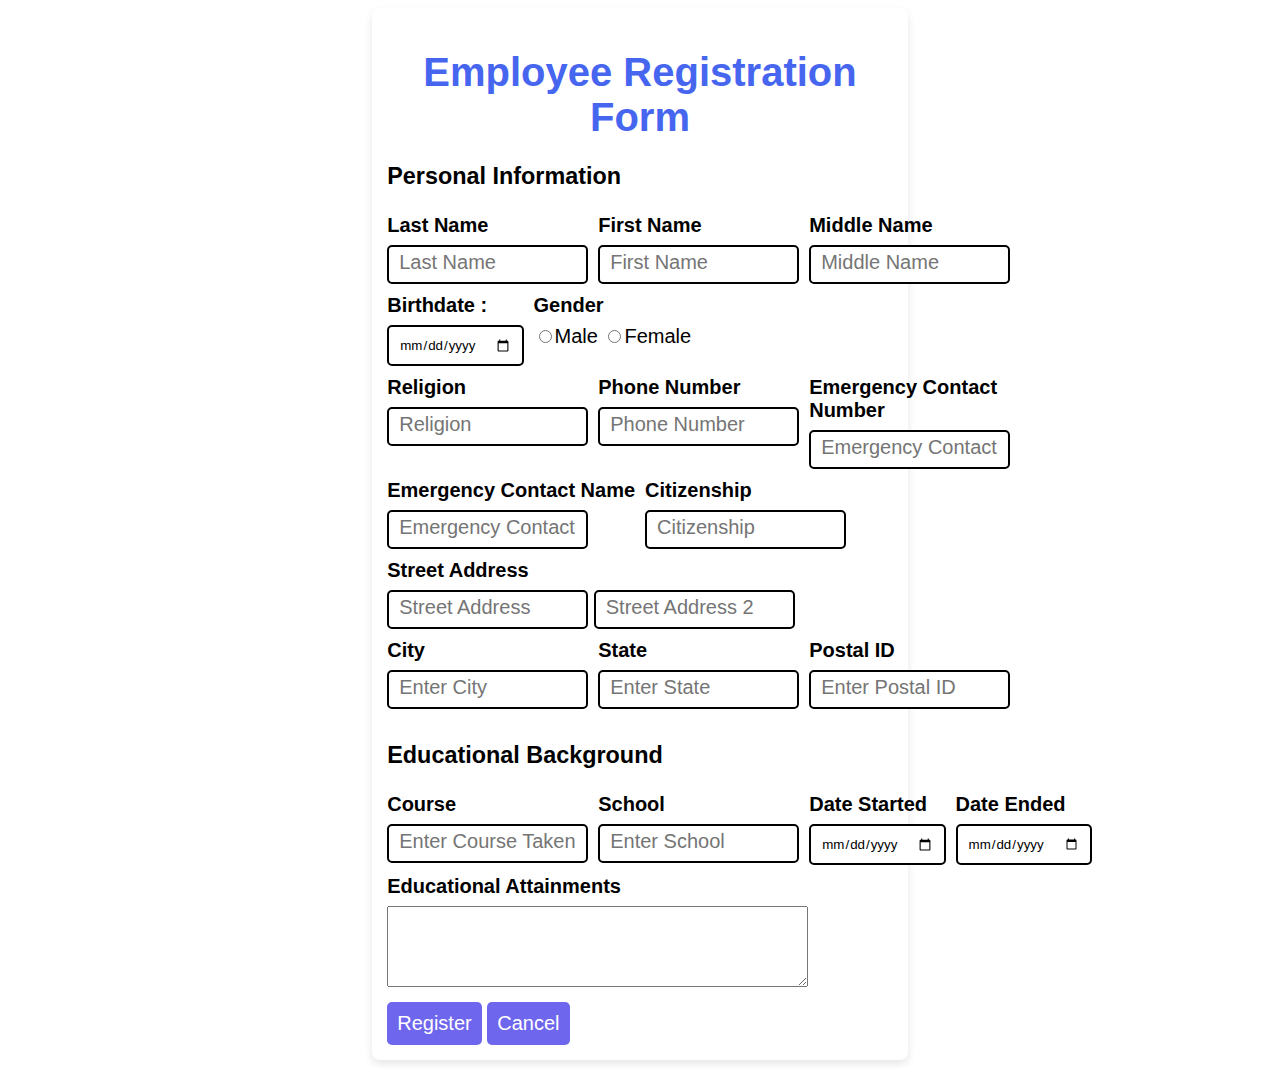
<file: F3/index.html>
<!DOCTYPE html>
<html lang="en">

<head>
    <meta charset="UTF-8">
    <meta name="viewport" content="width=device-width, initial-scale=1.0">
    <link rel="stylesheet" href="external_registration.css">
    <title>Employee Registration</title>
</head>

<body>
    <div class="form-container">
        <h1>Employee Registration Form</h1>
        <form action="">
            <h3>Personal Information</h3>
            <div class="flex-container">
                <div class="form-control">
                    <label for="lastname">Last Name</label>
                    <input type="text" id="lastname" name="lastname" placeholder="Last Name">
                </div>
                <div class="form-control">
                    <label for="firstname">First Name</label>
                    <input type="text" id="firstname" name="firstname" placeholder="First Name">
                </div>
                <div class="form-control">
                    <label for="middlename">Middle Name</label>
                    <input type="text" id="middlename" name="middlename" placeholder="Middle Name">
                </div>
            </div>
            <div class="flex-container">
            <div class="form-control">
                <label for="birthdate">Birthdate :</label>
                <input type="date" id="date">
            </div>
            <div class="form-control">
                <label for="gender">Gender</label>
                <input type="radio" name="gender" value="male">Male
                <input type="radio" name="gender" value="fmale">Female
            </div>
        </div>
        <div class="flex-container">
            <div class="form-control">
                <label for="religion">Religion</label>
                <input type="text" id="religion" name="religion" placeholder="Religion">
            </div>
            <div class="form-control">
                <label for="phone">Phone Number</label>
                <input type="tel" id="phone" name="phone" placeholder="Phone Number">
            </div>
            <div class="form-control">
                <label for="emergencynumber">Emergency Contact Number</label>
                <input type="tel" id="emergencynumber" name="emergencynumber" placeholder="Emergency Contact Number">
            </div>
        </div>
        <div class="flex-container">
            <div class="form-control">
                <label for="emergency">Emergency Contact Name</label>
                <input type="text" id="emergency" name="emergency" placeholder="Emergency Contact Name">
            </div>
            <div class="form-control">
                <label for="citizenship">Citizenship</label>
                <input type="text" id="citizenship" name="citizenship" placeholder="Citizenship">
            </div>
        </div>
            <div class="form-control">
                <label for="street">Street Address</label>
                <input type="text" id="street" name="street" placeholder="Street Address" required>
                <input type="text" id="address" name="address" placeholder="Street Address 2">
            </div>
            <div class="flex-container">
            <div class="form-control">
                <label for="city">City</label>
                <input type="text" id="city" name="city" placeholder="Enter City" required>
            </div>
            <div class="form-control">
                <label for="state">State</label>
                <input type="text" id="state" name="state" placeholder="Enter State" required>
            </div>
            <div class="form-control">
                <label for="post-code">Postal ID</label>
                <input type="number" id="post-code" name="post-code" placeholder="Enter Postal ID" required>
            </div>
            </div>
            <h3>Educational Background</h3>
            <div class="flex-container">
            <div class="form-control">
                <label for="course">Course</label>
                <input type="text" id="course" name="course" placeholder="Enter Course Taken" required>
            </div>
            <div class="form-control">
                <label for="school">School</label>
                <input type="text" id="school" name="school" placeholder="Enter School" required>
            </div>
            <div class="form-control">
                <label for="start-date">Date Started</label>
                <input type="date" id="start-date" name="start-date" placeholder="Enter Date Started" required>
            </div>
            <div class="form-control">
                <label for="end-date">Date Ended</label>
                <input type="date" id="end-date" name="end-date" placeholder="Enter Date Ended" required>
            </div>
            </div>
            <div class="form-control">
                <label for="attainments">Educational Attainments</label>
                <textarea name="attainments" id="attainments" cols="50" rows="5"></textarea>
            </div>

            
            <div class="buttons">
                <button type="submit">Register</button>
                <button type="button">Cancel</button>
            </div>
        </form>
    </div>

</body>

</html>
</file>
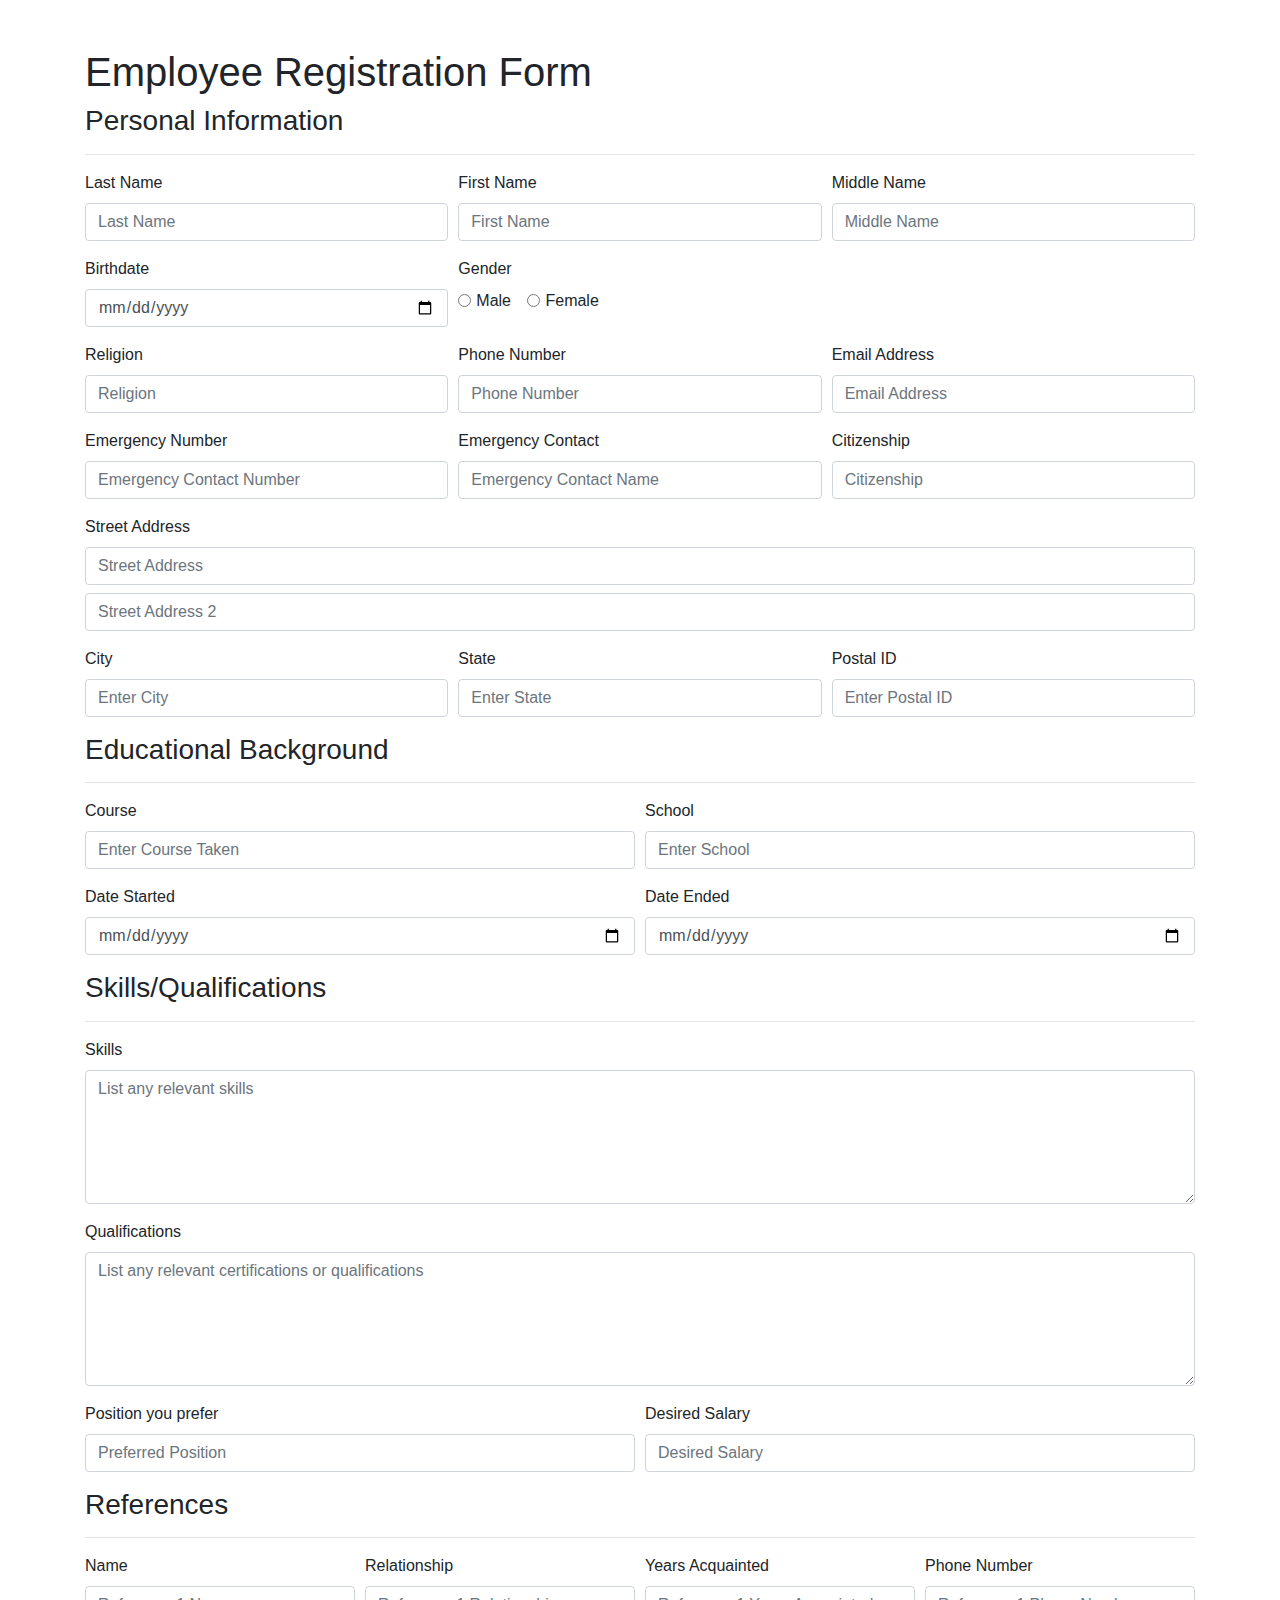
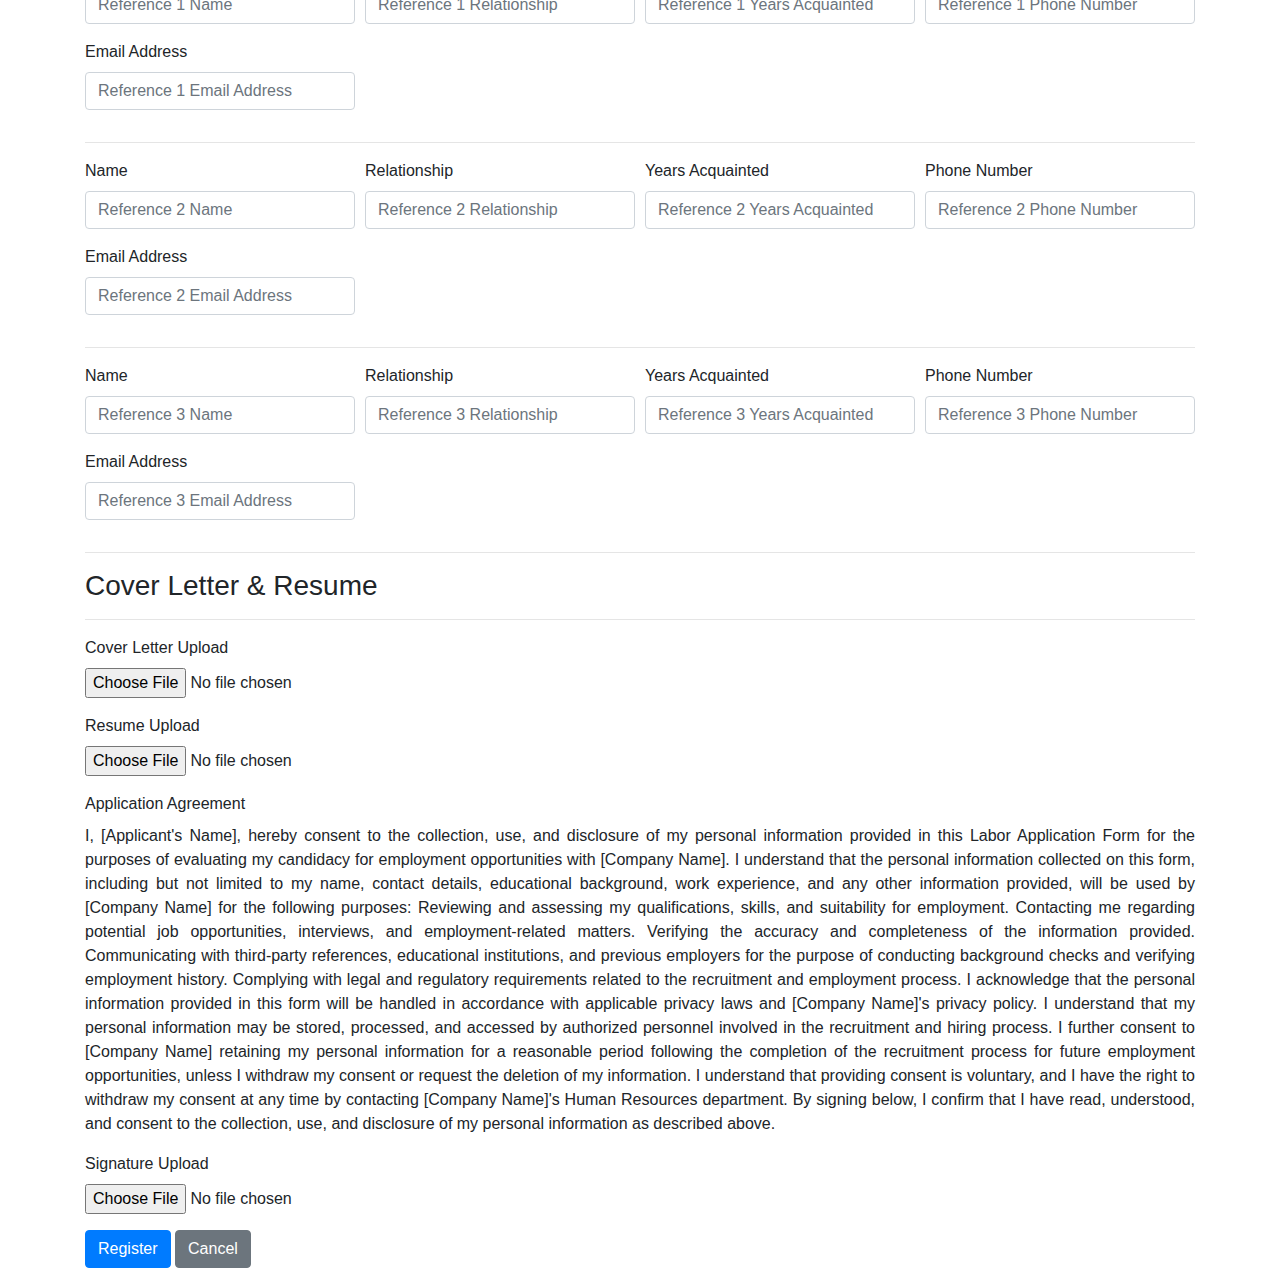
<file: F4/index.html>
<!DOCTYPE html>
<html lang="en">

<head>
    <meta charset="UTF-8" />
    <meta name="viewport" content="width=device-width, initial-scale=1.0" />
    <link rel="stylesheet" href="https://maxcdn.bootstrapcdn.com/bootstrap/4.5.2/css/bootstrap.min.css" />
    <title>Employee Registration</title>
</head>

<body>
    <div class="container mt-5">
        <h1>Employee Registration Form</h1>
        <form action="">
            <h3>Personal Information</h3>
            <hr />
            <div class="form-row">
                <div class="form-group col-md-4">
                    <label for="lastname">Last Name</label>
                    <input type="text" class="form-control" id="lastname" name="lastname" placeholder="Last Name" />
                </div>
                <div class="form-group col-md-4">
                    <label for="firstname">First Name</label>
                    <input type="text" class="form-control" id="firstname" name="firstname" placeholder="First Name" />
                </div>
                <div class="form-group col-md-4">
                    <label for="middlename">Middle Name</label>
                    <input type="text" class="form-control" id="middlename" name="middlename"
                        placeholder="Middle Name" />
                </div>
            </div>
            <div class="form-row">
                <div class="form-group col-md-4">
                    <label for="birthdate">Birthdate</label>
                    <input type="date" class="form-control" id="birthdate" name="birthdate" />
                </div>
                <div class="form-group col-md-4">
                    <label for="gender">Gender</label>
                    <div>
                        <div class="form-check form-check-inline">
                            <input class="form-check-input" type="radio" id="male" name="gender" value="male" />
                            <label class="form-check-label" for="male">Male</label>
                        </div>
                        <div class="form-check form-check-inline">
                            <input class="form-check-input" type="radio" id="female" name="gender" value="female" />
                            <label class="form-check-label" for="female">Female</label>
                        </div>
                    </div>
                </div>
            </div>
            <div class="form-row">
                <div class="form-group col-md-4">
                    <label for="religion">Religion</label>
                    <input type="text" class="form-control" id="religion" name="religion" placeholder="Religion" />
                </div>
                <div class="form-group col-md-4">
                    <label for="phone">Phone Number</label>
                    <input type="tel" class="form-control" id="phone" name="phone" placeholder="Phone Number" />
                </div>
                <div class="form-group col-md-4">
                    <label for="email">Email Address</label>
                    <input type="email" class="form-control" id="email" name="email" placeholder="Email Address" />
                </div>
            </div>
            <div class="form-row">
                <div class="form-group col-md-4">
                    <label for="emergencynumber">Emergency Number</label>
                    <input type="tel" class="form-control" id="emergencynumber" name="emergencynumber"
                        placeholder="Emergency Contact Number" />
                </div>
                <div class="form-group col-md-4">
                    <label for="emergency">Emergency Contact</label>
                    <input type="text" class="form-control" id="emergency" name="emergency"
                        placeholder="Emergency Contact Name" />
                </div>
                <div class="form-group col-md-4">
                    <label for="citizenship">Citizenship</label>
                    <input type="text" class="form-control" id="citizenship" name="citizenship"
                        placeholder="Citizenship" />
                </div>
            </div>
            <div class="form-group">
                <label for="street">Street Address</label>
                <input type="text" class="form-control" id="street" name="street" placeholder="Street Address"
                    required />
                <input type="text" class="form-control mt-2" id="address" name="address"
                    placeholder="Street Address 2" />
            </div>
            <div class="form-row">
                <div class="form-group col-md-4">
                    <label for="city">City</label>
                    <input type="text" class="form-control" id="city" name="city" placeholder="Enter City" required />
                </div>
                <div class="form-group col-md-4">
                    <label for="state">State</label>
                    <input type="text" class="form-control" id="state" name="state" placeholder="Enter State"
                        required />
                </div>
                <div class="form-group col-md-4">
                    <label for="post-code">Postal ID</label>
                    <input type="number" class="form-control" id="post-code" name="post-code"
                        placeholder="Enter Postal ID" required />
                </div>
            </div>
            <h3>Educational Background</h3>
            <hr />
            <div class="form-row">
                <div class="form-group col-md-6">
                    <label for="course">Course</label>
                    <input type="text" class="form-control" id="course" name="course" placeholder="Enter Course Taken"
                        required />
                </div>
                <div class="form-group col-md-6">
                    <label for="school">School</label>
                    <input type="text" class="form-control" id="school" name="school" placeholder="Enter School"
                        required />
                </div>
            </div>
            <div class="form-row">
                <div class="form-group col-md-6">
                    <label for="start-date">Date Started</label>
                    <input type="date" class="form-control" id="start-date" name="start-date" required />
                </div>
                <div class="form-group col-md-6">
                    <label for="end-date">Date Ended</label>
                    <input type="date" class="form-control" id="end-date" name="end-date" required />
                </div>
            </div>
            <h3>Skills/Qualifications</h3>
            <hr />
            <div class="form-group">
                <label for="skills">Skills</label>
                <textarea class="form-control" name="skills" id="skills" cols="50" rows="5"
                    placeholder="List any relevant skills"></textarea>
            </div>
            <div class="form-group">
                <label for="qualifications">Qualifications</label>
                <textarea class="form-control" name="qualifications" id="qualifications" cols="50" rows="5"
                    placeholder="List any relevant certifications or qualifications"></textarea>
            </div>
            <div class="form-row">
                <div class="form-group col-md-6">
                    <label for="position">Position you prefer</label>
                    <input type="text" class="form-control" id="position" name="position"
                        placeholder="Preferred Position" />
                </div>
                <div class="form-group col-md-6">
                    <label for="desired-sal">Desired Salary</label>
                    <input type="text" class="form-control" id="desired-sal" name="desired-sal"
                        placeholder="Desired Salary" />
                </div>
            </div>
            <h3>References</h3>
            <hr>
            <div class="form-row">
                <div class="form-group col-md-3">
                    <label for="reference1_name">Name</label>
                    <input type="text" class="form-control" id="reference1_name" name="reference1_name"
                        placeholder="Reference 1 Name">
                </div>
                <div class="form-group col-md-3">
                    <label for="reference1_relationship">Relationship</label>
                    <input type="text" class="form-control" id="reference1_relationship" name="reference1_relationship"
                        placeholder="Reference 1 Relationship">
                </div>
                <div class="form-group col-md-3">
                    <label for="reference1_years">Years Acquainted</label>
                    <input type="text" class="form-control" id="reference1_years" name="reference1_years"
                        placeholder="Reference 1 Years Acquainted">
                </div>
                <div class="form-group col-md-3">
                    <label for="reference1_phone">Phone Number</label>
                    <input type="tel" class="form-control" id="reference1_phone" name="reference1_phone"
                        placeholder="Reference 1 Phone Number">
                </div>
                <div class="form-group col-md-3">
                    <label for="reference1_email">Email Address</label>
                    <input type="email" class="form-control" id="reference1_email" name="reference1_email"
                        placeholder="Reference 1 Email Address">
                </div>
            </div>
            <hr>
            <div class="form-row">
                <div class="form-group col-md-3">
                    <label for="reference2_name">Name</label>
                    <input type="text" class="form-control" id="reference2_name" name="reference2_name"
                        placeholder="Reference 2 Name">
                </div>
                <div class="form-group col-md-3">
                    <label for="reference2_relationship">Relationship</label>
                    <input type="text" class="form-control" id="reference2_relationship" name="reference2_relationship"
                        placeholder="Reference 2 Relationship">
                </div>
                <div class="form-group col-md-3">
                    <label for="reference2_years">Years Acquainted</label>
                    <input type="text" class="form-control" id="reference2_years" name="reference2_years"
                        placeholder="Reference 2 Years Acquainted">
                </div>
                <div class="form-group col-md-3">
                    <label for="reference2_phone">Phone Number</label>
                    <input type="tel" class="form-control" id="reference2_phone" name="reference2_phone"
                        placeholder="Reference 2 Phone Number">
                </div>
                <div class="form-group col-md-3">
                    <label for="reference2_email">Email Address</label>
                    <input type="email" class="form-control" id="reference2_email" name="reference2_email"
                        placeholder="Reference 2 Email Address">
                </div>
            </div>
            <hr>
            <div class="form-row">
                <div class="form-group col-md-3">
                    <label for="reference3_name">Name</label>
                    <input type="text" class="form-control" id="reference3_name" name="reference3_name"
                        placeholder="Reference 3 Name">
                </div>
                <div class="form-group col-md-3">
                    <label for="reference3_relationship">Relationship</label>
                    <input type="text" class="form-control" id="reference3_relationship" name="reference3_relationship"
                        placeholder="Reference 3 Relationship">
                </div>
                <div class="form-group col-md-3">
                    <label for="reference3_years">Years Acquainted</label>
                    <input type="text" class="form-control" id="reference3_years" name="reference3_years"
                        placeholder="Reference 3 Years Acquainted">
                </div>
                <div class="form-group col-md-3">
                    <label for="reference3_phone">Phone Number</label>
                    <input type="tel" class="form-control" id="reference3_phone" name="reference3_phone"
                        placeholder="Reference 3 Phone Number">
                </div>
                <div class="form-group col-md-3">
                    <label for="reference3_email">Email Address</label>
                    <input type="email" class="form-control" id="reference3_email" name="reference3_email"
                        placeholder="Reference 3 Email Address">
                </div>
            </div>
            <hr>
            <h3>Cover Letter & Resume</h3>
            <hr>
            <div class="form-group">
                <label for="cl">Cover Letter Upload</label>
                <input type="file" class="form-control-file" id="cl" name="cl" />
            </div>
            <div class="form-group">
                <label for="cv">Resume Upload</label>
                <input type="file" class="form-control-file" id="cv" name="cv" />
            </div>
            <div class="form-group">
                <label for="application">Application Agreement</label>
                <p class="text-justify">I, [Applicant's Name], hereby consent to the collection, use, and disclosure of my personal
                    information provided in this Labor Application Form for the purposes of evaluating my candidacy for
                    employment opportunities with [Company Name].

                    I understand that the personal information collected on this form, including but not limited to my
                    name, contact details, educational background, work experience, and any other information provided,
                    will be used by [Company Name] for the following purposes:

                    Reviewing and assessing my qualifications, skills, and suitability for employment.
                    Contacting me regarding potential job opportunities, interviews, and employment-related matters.
                    Verifying the accuracy and completeness of the information provided.
                    Communicating with third-party references, educational institutions, and previous employers for the
                    purpose of conducting background checks and verifying employment history.
                    Complying with legal and regulatory requirements related to the recruitment and employment process.
                    I acknowledge that the personal information provided in this form will be handled in accordance with
                    applicable privacy laws and [Company Name]'s privacy policy. I understand that my personal
                    information may be stored, processed, and accessed by authorized personnel involved in the
                    recruitment and hiring process.

                    I further consent to [Company Name] retaining my personal information for a reasonable period
                    following the completion of the recruitment process for future employment opportunities, unless I
                    withdraw my consent or request the deletion of my information.

                    I understand that providing consent is voluntary, and I have the right to withdraw my consent at any
                    time by contacting [Company Name]'s Human Resources department.

                    By signing below, I confirm that I have read, understood, and consent to the collection, use, and
                    disclosure of my personal information as described above.</p>
            </div>
            <div class="form-group">
                <label for="sn">Signature Upload</label>
                <input type="file" class="form-control-file" id="sn" name="sn" />
            </div>
            <div class="form-group position-absolute bottom-50 end-50">
                <button type="submit" class="btn btn-primary">Register</button>
                <button type="button" class="btn btn-secondary">Cancel</button>
            </div>
        </form>
    </div>
    <script src="https://code.jquery.com/jquery-3.5.1.slim.min.js"></script>
    <script src="https://cdn.jsdelivr.net/npm/@popperjs/core@2.5.4/dist/umd/popper.min.js"></script>
    <script src="https://maxcdn.bootstrapcdn.com/bootstrap/4.5.2/js/bootstrap.min.js"></script>
</body>

</html>
</file>
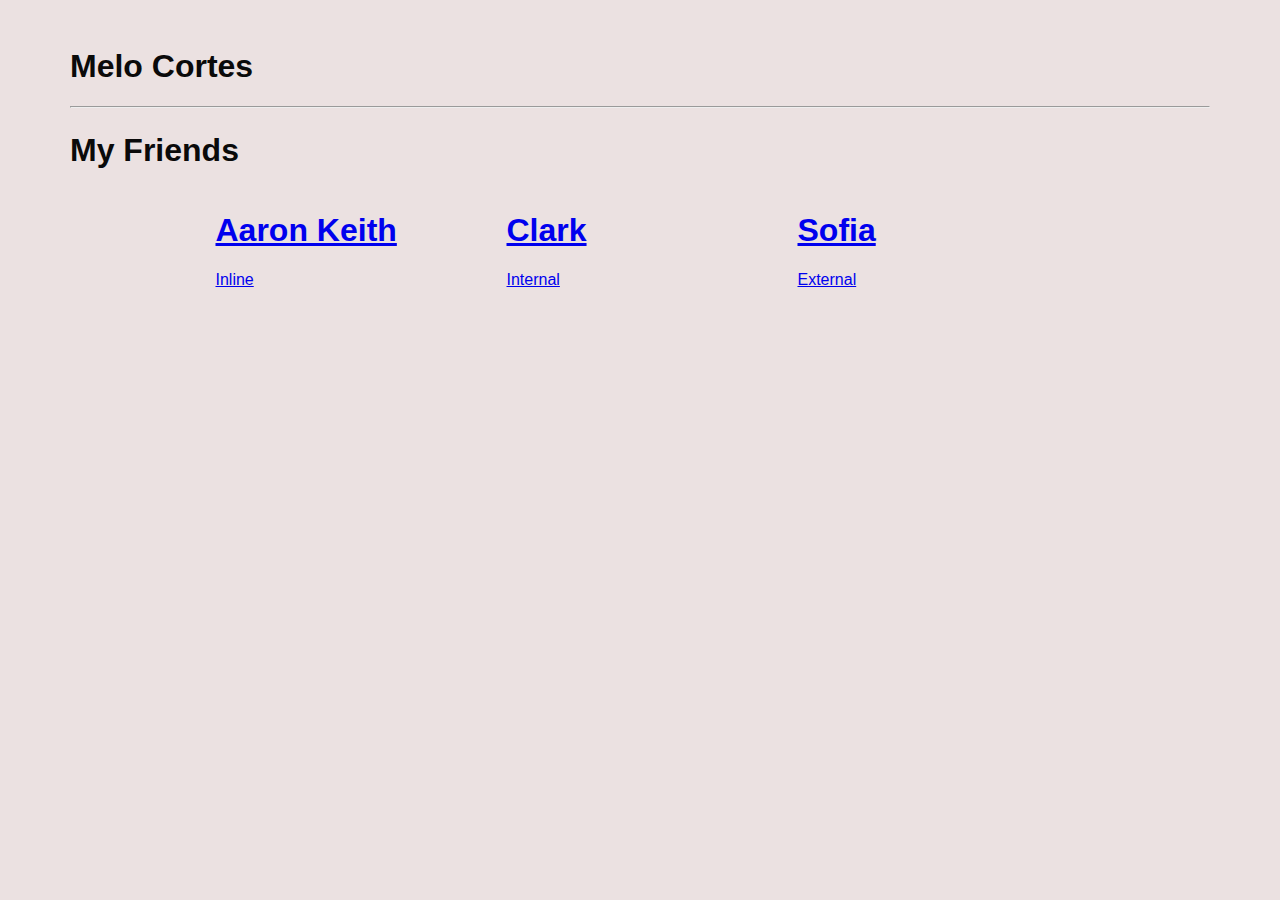
<file: F5/index.html>
<!DOCTYPE html>
<html lang="en">
  <head>
    <meta charset="UTF-8" />
    <meta name="viewport" content="width=device-width, initial-scale=1.0" />
    <link rel="stylesheet" href="assets/styles.css" />
    <link
      href="assets/bootstrap-5.3.3-dist/css/bootstrap-grid.min.css"
      rel="stylesheet"
    />

    <title>My Friends</title>
  </head>
  <body>
<div class="container mt-5">

<h1>Melo Cortes</h1>
<hr>
<div class="main row justify-content-center mt-4">

  <h1>My Friends</h1>
    <div class="col-md-3">
      <a href="https://melow04.github.io/F5/aaron_inline.html" class="card card-sett aaron">
      <div class="card-body">
  <h1>Aaron Keith</h1>
  <p>Inline</p>
      </div></a>
    </div> 
 
    <div class="col-md-3">
      <a href="https://melow04.github.io/F5/clark_internal.html" class="card card-sett clark">
      <div class="card-body">
  <h1>Clark</h1>
  <p>Internal</p>
    </div></a>
  </div>
  

  
  <div class="col-md-3">
    <a href="https://melow04.github.io/F5/sofia_external.html" class="card card-sett sofia">
      <div class="card-body">
<h1>Sofia</h1>
<p>External</p>
  </div></a></div>


</div>

</div>
  </body>
</html>
</file>
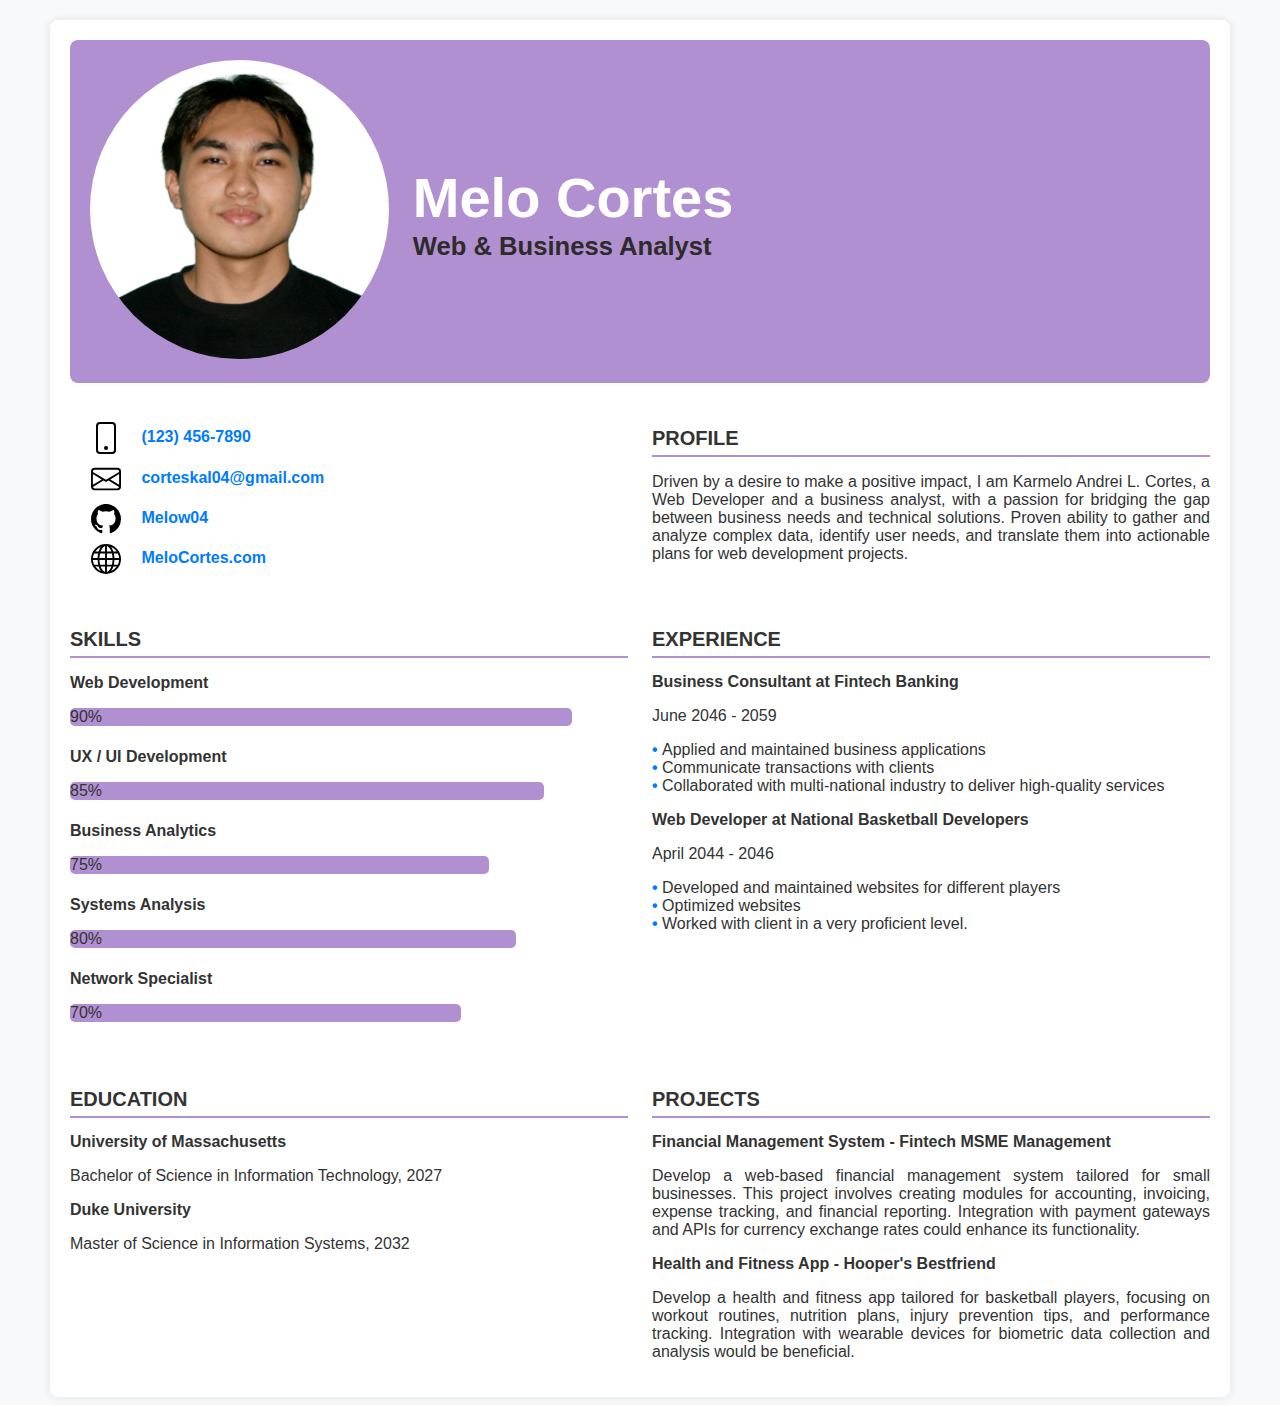
<file: SA2/index.html>
<!DOCTYPE html>
<html lang="en">
  <head>
    <meta charset="UTF-8" />
    <meta name="viewport" content="width=device-width, initial-scale=1.0" />
    <title>Resume</title>
    <link rel="stylesheet" href="bootstrap/css/bootstrap-grid.min.css" />
    <link rel="stylesheet" href="assets/styles.css" />
  </head>
  <body>
    <div class="container resume">
      <div class="header-container">
        <div class="row align-items-center">
          <div class="col-md-4">
            <img
              src="assets/profile-pic.png"
              alt="Melo Cortes"
              class="profile-img"
            />
          </div>
          <div class="col-md-8">
            <h1>Melo Cortes</h1>
            <h4>Web & Business Analyst</h4>
          </div>
        </div>
      </div>

      <div class="row mt-4">
        <div class="col-md-6">
          <div class="contact-info">
            <p>
              <img src="assets/phone.svg" alt="Phone" width="32" height="32" />
              <a href="#">(123) 456-7890</a>
            </p>
            <p>
              <img
                src="assets/envelope.svg"
                alt="Email"
                width="32"
                height="30"
              />
              <a href="#">corteskal04@gmail.com</a>
            </p>
            <p>
              <img
                src="assets/github.svg"
                alt="GitHub"
                width="32"
                height="30"
              />
              <a
                href="#"
                class="link-body-emphasis link-offset-2 link-underline-opacity-25 link-underline-opacity-75-hover"
                >Melow04</a
              >
            </p>
            <p>
              <img
                src="assets/globe.svg"
                alt="Website"
                width="32"
                height="30"
              />
              <a
                href="#"
                class="link-body-emphasis link-offset-2 link-underline-opacity-25 link-underline-opacity-75-hover"
                >MeloCortes.com</a
              >
            </p>
          </div>
        </div>

        <div class="col-md-6">
          <h5 class="section-title">PROFILE</h5>
          <p>
            Driven by a desire to make a positive impact, I am Karmelo Andrei L.
            Cortes, a Web Developer and a business analyst, with a passion for
            bridging the gap between business needs and technical solutions.
            Proven ability to gather and analyze complex data, identify user
            needs, and translate them into actionable plans for web development
            projects.
          </p>
        </div>
      </div>

      <div class="row mt-4">
        <div class="col-md-6">
          <h5 class="section-title">SKILLS</h5>
          <div class="skill">
            <p>Web Development</p>
            <div class="progress">
              <div
                class="progress-bar"
                role="progressbar"
                style="width: 90%"
                aria-valuenow="90"
                aria-valuemin="0"
                aria-valuemax="100"
              >
                90%
              </div>
            </div>
          </div>
          <div class="skill">
            <p>UX / UI Development</p>
            <div class="progress">
              <div
                class="progress-bar"
                role="progressbar"
                style="width: 85%"
                aria-valuenow="85"
                aria-valuemin="0"
                aria-valuemax="100"
              >
                85%
              </div>
            </div>
          </div>
          <div class="skill">
            <p>Business Analytics</p>
            <div class="progress">
              <div
                class="progress-bar"
                role="progressbar"
                style="width: 75%"
                aria-valuenow="75"
                aria-valuemin="0"
                aria-valuemax="100"
              >
                75%
              </div>
            </div>
          </div>
          <div class="skill">
            <p>Systems Analysis</p>
            <div class="progress">
              <div
                class="progress-bar"
                role="progressbar"
                style="width: 80%"
                aria-valuenow="80"
                aria-valuemin="0"
                aria-valuemax="100"
              >
                80%
              </div>
            </div>
          </div>
          <div class="skill">
            <p>Network Specialist</p>
            <div class="progress">
              <div
                class="progress-bar"
                role="progressbar"
                style="width: 70%"
                aria-valuenow="70"
                aria-valuemin="0"
                aria-valuemax="100"
              >
                70%
              </div>
            </div>
          </div>
        </div>
        <div class="col-md-6">
          <h5 class="section-title">EXPERIENCE</h5>
          <h6>Business Consultant at Fintech Banking</h6>
          <p>June 2046 - 2059</p>
          <ul>
            <li>Applied and maintained business applications</li>
            <li>Communicate transactions with clients</li>
            <li>
              Collaborated with multi-national industry to deliver high-quality
              services
            </li>
          </ul>
          <h6>Web Developer at National Basketball Developers</h6>
          <p>April 2044 - 2046</p>
          <ul>
            <li>Developed and maintained websites for different players</li>
            <li>Optimized websites</li>
            <li>Worked with client in a very proficient level.</li>
          </ul>
        </div>
      </div>
      <div class="row mt-4">
        <div class="col-md-6">
          <h5 class="section-title">EDUCATION</h5>
          <h6>University of Massachusetts</h6>
          <p>Bachelor of Science in Information Technology, 2027</p>
          <h6>Duke University</h6>
          <p>Master of Science in Information Systems, 2032</p>
        </div>
        <div class="col-md-6">
          <h5 class="section-title">PROJECTS</h5>
          <h6>Financial Management System - Fintech MSME Management</h6>
          <p>
            Develop a web-based financial management system tailored for small
            businesses. This project involves creating modules for accounting,
            invoicing, expense tracking, and financial reporting. Integration
            with payment gateways and APIs for currency exchange rates could
            enhance its functionality.
          </p>
          <h6>Health and Fitness App - Hooper's Bestfriend</h6>
          <p>
            Develop a health and fitness app tailored for basketball players,
            focusing on workout routines, nutrition plans, injury prevention
            tips, and performance tracking. Integration with wearable devices
            for biometric data collection and analysis would be beneficial.
          </p>
        </div>
      </div>
    </div>
  </body>
</html>
</file>
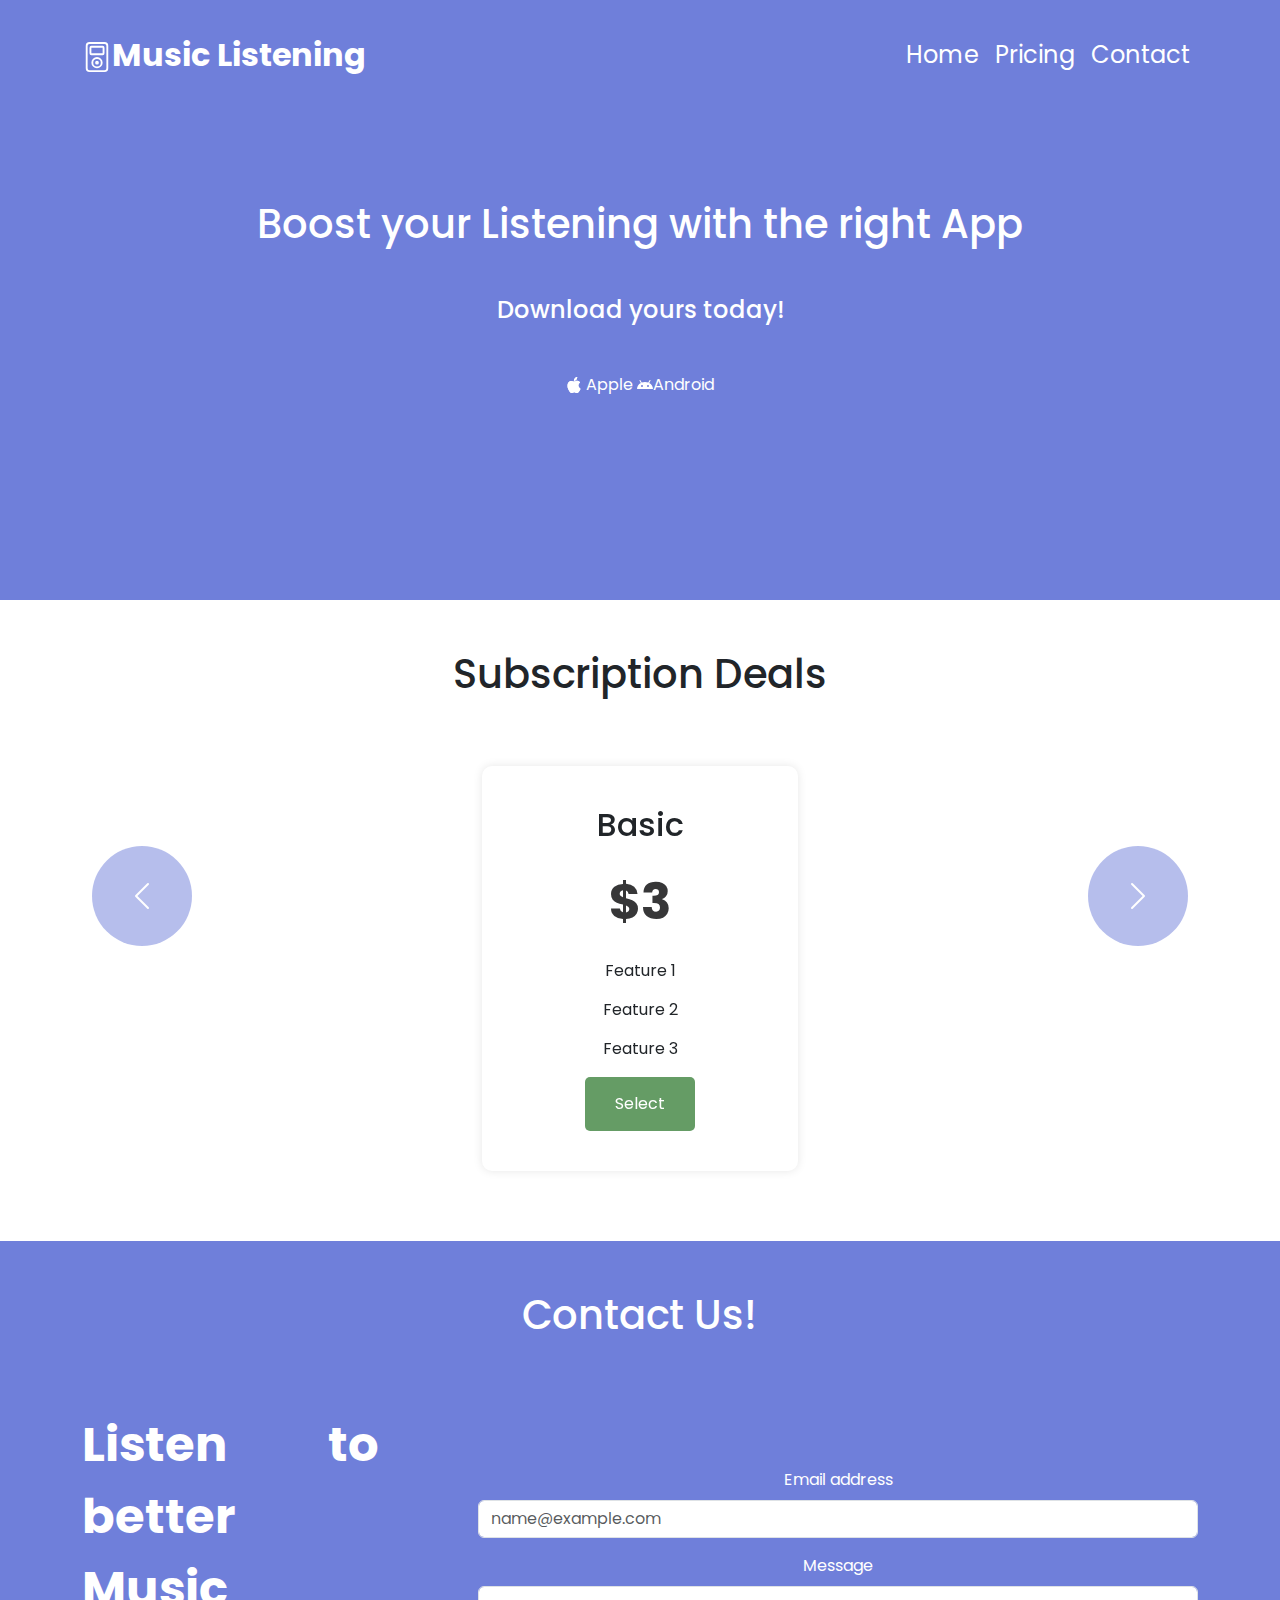
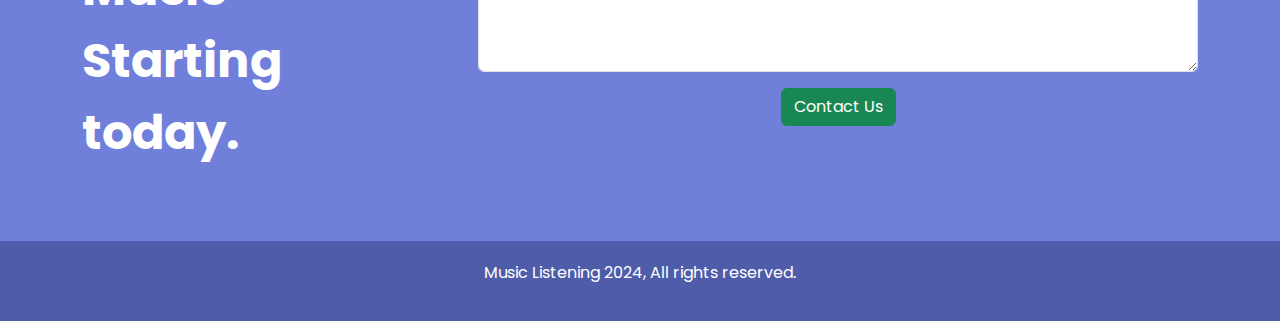
<file: SA3/index.html>
<!DOCTYPE html>
<html lang="en">

<head>
    <meta charset="UTF-8" />
    <meta name="viewport" content="width=device-width, initial-scale=1.0" />
    <title>Music Listener Subscription</title>
    <link href="https://cdn.jsdelivr.net/npm/bootstrap@5.3.3/dist/css/bootstrap.min.css" rel="stylesheet"
        integrity="sha384-QWTKZyjpPEjISv5WaRU9OFeRpok6YctnYmDr5pNlyT2bRjXh0JMhjY6hW+ALEwIH" crossorigin="anonymous" />
    <link href="https://cdn.jsdelivr.net/npm/bootstrap-icons@1.5.0/font/bootstrap-icons.css" rel="stylesheet" />

    <style>
        @import url("https://fonts.googleapis.com/css2?family=Poppins:ital,wght@0,100;0,200;0,300;0,400;0,500;0,600;0,700;0,800;0,900&display=swap");

        body {
            font-family: "Poppins", sans-serif;
            background-color: white;
            margin: 0;
            padding: 0;
        }

        header,
        .contact-section {
            background-color: #6f7fda;
            color: white;
            
            text-align: center;
            
        }

        header{
            padding: 50px 0;
            height: 600px;

        }

        #home {
            padding-top: 10px;
        }

        nav {
            display: flex;
            justify-content: space-around;
            align-items: center;
            height: 10vh;
        }

        .nav-container {
            padding-top: 20px;
        }

        .nav-link {
            display: flex;
            list-style: none;
            gap: rem;
            font-size: 1.5rem;
            color: white;
        }


        a {
            text-decoration: none;
            color: white;
        }

        a:hover {
            color: rgb(124, 48, 48);
            text-decoration: underline;
        }

        #logo {
            font-size: 2rem;
            font-weight: 700;
            color: white;
        }

        .carousel-container {
            display: flex;
            justify-content: center;
            align-items: center;
            height: 100vh;
        }

        .pricing-table {
            padding: 50px 0;
            background-color: #ffffff;
            margin: auto;
        }

        .pricing-card {
            text-align: center;
            border: none;
            border-radius: 10px;
            padding: 40px 30px;          
            background-color: white;
            box-shadow: 0 0 10px rgba(0, 0, 0, 0.1);
            margin: 20px;
        }

        .pricing-card h2 {
            margin-top: 0;
        }

        .pricing-card .price {
            font-size: 50px;
            margin: 20px 0;
        }

        .pricing-card ul {
            list-style: none;
            padding: 0;
        }

        .pricing-card ul li {
            margin: 15px 0;
        }

        .pricing-card button {
            background-color: #659c65;
            color: white;
            padding: 15px 30px;
            border: none;
            border-radius: 5px;
            cursor: pointer;
        }

        .intro {
            padding-top: 100px;
        }

        .product-section {
            padding: 50px;
        }

        .product h1 {
            margin-left: 2rem;
        }

        #cards-wrapper {
            display: flex;
            justify-content: center;
        }

        .price {
            justify-content: center;
            text-align: center;
            margin-top: 50px;
            font-size: 3.5rem;
            font-weight: bold;
            color: #373738;
        }

        .carousel-control-prev,
        .carousel-control-next {
            width: 100px;
            height: 100px;
            background-color: #6f7fda;
            margin: 100px 10px;
            padding: 10px 20px;
            border-radius: 50%;
            color: white;
        }

        .contact-section{
            padding: 50px;
            
            height: 600px;
        }

        footer {
            background-color: #4e5caa;
            text-align: center;
            padding: 20px 0;
            color: white;
        }


        
    </style>
</head>

<body>
    <header id="home">
        <nav id="nav-desktop" class="navbar navbar-expand-lg navbar-light mt-0">
            <div class="container">
                <a class="navbar-brand" href="index.html" id="logo"><svg xmlns="http://www.w3.org/2000/svg" width="30" height="30" fill="currentColor" class="bi bi-music-player" viewBox="0 0 16 16">
                    <path d="M4 3a1 1 0 0 1 1-1h6a1 1 0 0 1 1 1v3a1 1 0 0 1-1 1H5a1 1 0 0 1-1-1zm1 0v3h6V3zm3 9a1 1 0 1 0 0-2 1 1 0 0 0 0 2"/>
                    <path d="M11 11a3 3 0 1 1-6 0 3 3 0 0 1 6 0m-3 2a2 2 0 1 0 0-4 2 2 0 0 0 0 4"/>
                    <path d="M2 2a2 2 0 0 1 2-2h8a2 2 0 0 1 2 2v12a2 2 0 0 1-2 2H4a2 2 0 0 1-2-2zm2-1a1 1 0 0 0-1 1v12a1 1 0 0 0 1 1h8a1 1 0 0 0 1-1V2a1 1 0 0 0-1-1z"/>
                  </svg>Music Listening</a>
                <div class="collapse navbar-collapse" id="navbarSupportedContent">
                    <ul class="navbar-nav ms-auto mb-2 mb-lg-0">
                        <li class="nav-item">
                            <a class="nav-link" href="#home">Home</a>
                        </li>
                        <li class="nav-item">
                            <a class="nav-link" href="#pricing">Pricing</a>
                        </li>
                        <li class="nav-item">
                            <a class="nav-link" href="#contact">Contact</a>
                        </li>
                    </ul>
                </div>
            </div>
        </nav>
        <div class="container intro">
            <div class="row">
                <div class="col-md-12 text-center">
                    <h1>Boost your Listening with the right App</h1>
                    <h4 class="my-5">Download yours today!</h4>
                    <div>
                            <a href=""> <svg xmlns="http://www.w3.org/2000/svg" width="16" height="16" fill="currentColor" class="bi bi-apple" viewBox="0 0 16 16">
                                <path d="M11.182.008C11.148-.03 9.923.023 8.857 1.18c-1.066 1.156-.902 2.482-.878 2.516s1.52.087 2.475-1.258.762-2.391.728-2.43m3.314 11.733c-.048-.096-2.325-1.234-2.113-3.422s1.675-2.789 1.698-2.854-.597-.79-1.254-1.157a3.7 3.7 0 0 0-1.563-.434c-.108-.003-.483-.095-1.254.116-.508.139-1.653.589-1.968.607-.316.018-1.256-.522-2.267-.665-.647-.125-1.333.131-1.824.328-.49.196-1.422.754-2.074 2.237-.652 1.482-.311 3.83-.067 4.56s.625 1.924 1.273 2.796c.576.984 1.34 1.667 1.659 1.899s1.219.386 1.843.067c.502-.308 1.408-.485 1.766-.472.357.013 1.061.154 1.782.539.571.197 1.111.115 1.652-.105.541-.221 1.324-1.059 2.238-2.758q.52-1.185.473-1.282"/>
                                <path d="M11.182.008C11.148-.03 9.923.023 8.857 1.18c-1.066 1.156-.902 2.482-.878 2.516s1.52.087 2.475-1.258.762-2.391.728-2.43m3.314 11.733c-.048-.096-2.325-1.234-2.113-3.422s1.675-2.789 1.698-2.854-.597-.79-1.254-1.157a3.7 3.7 0 0 0-1.563-.434c-.108-.003-.483-.095-1.254.116-.508.139-1.653.589-1.968.607-.316.018-1.256-.522-2.267-.665-.647-.125-1.333.131-1.824.328-.49.196-1.422.754-2.074 2.237-.652 1.482-.311 3.83-.067 4.56s.625 1.924 1.273 2.796c.576.984 1.34 1.667 1.659 1.899s1.219.386 1.843.067c.502-.308 1.408-.485 1.766-.472.357.013 1.061.154 1.782.539.571.197 1.111.115 1.652-.105.541-.221 1.324-1.059 2.238-2.758q.52-1.185.473-1.282"/>
                              </svg> Apple</a>
                            <a href=""> <svg xmlns="http://www.w3.org/2000/svg" width="16" height="16" fill="currentColor" class="bi bi-android" viewBox="0 0 16 16">
                                <path d="M2.76 3.061a.5.5 0 0 1 .679.2l1.283 2.352A8.9 8.9 0 0 1 8 5a8.9 8.9 0 0 1 3.278.613l1.283-2.352a.5.5 0 1 1 .878.478l-1.252 2.295C14.475 7.266 16 9.477 16 12H0c0-2.523 1.525-4.734 3.813-5.966L2.56 3.74a.5.5 0 0 1 .2-.678ZM5 10a1 1 0 1 0 0-2 1 1 0 0 0 0 2m6 0a1 1 0 1 0 0-2 1 1 0 0 0 0 2"/>
                              </svg>Android</a>
                        </div>
                    </div>
                </div>
            </div>
        </div>
    </header>

    <section class="product-section" id="pricing">
        <div class="container">
            <h1 class="text-center mb-5">Subscription Deals</h1>
            <div id="carouselExample" class="carousel slide">
                <div class="carousel-inner">
                    <div class="carousel-item active">
                        <div class="row justify-content-center">
                            <div class="col-md-4">
                                <article class="pricing-card">
                                <h2>Basic</h2>
                                <div class="price">$3</div>
                                <ul>
                                    <li>Feature 1</li>
                                    <li>Feature 2</li>
                                    <li>Feature 3</li>
                                </ul>
                                <button class="btn btn-success">Select</button>
                            </article>
                        </div>
                    </div>
                </div>
                <div class="carousel-item">
                    <div class="row justify-content-center">
                        <div class="col-md-4">
                            <article class="pricing-card">
                                <h2>Standard</h2>
                                <div class="price">$25</div>
                                <ul>
                                    <li>Feature 1</li>
                                    <li>Feature 2</li>
                                    <li>Feature 3</li>
                                </ul>
                                <button class="btn btn-success">Select</button>
                            </article>
                        </div>
                    </div>
                </div>
                <div class="carousel-item">
                    <div class="row justify-content-center">
                        <div class="col-md-4">
                            <article class="pricing-card">
                                <h2>Pro</h2>
                                <div class="price">$75</div>
                                <ul>
                                    <li>Feature 1</li>
                                    <li>Feature 2</li>
                                    <li>Feature 3</li>
                                    <li>Feature 4</li>
                                    <li>Feature 5</li>
                                </ul>
                                <button class="btn btn-success">Select</button>
                            </article>
                        </div>
                    </div>
                </div>
            </div>
            <button class="carousel-control-prev" type="button" data-bs-target="#carouselExample" data-bs-slide="prev">
                <span class="carousel-control-prev-icon" aria-hidden="true"></span>
                <span class="visually-hidden">Previous</span>
            </button>
            <button class="carousel-control-next" type="button" data-bs-target="#carouselExample" data-bs-slide="next">
                <span class="carousel-control-next-icon" aria-hidden="true"></span>
                <span class="visually-hidden">Next</span>
            </button>
        </div>
    </section>

    <section class="contact-section" id="contact">
        <h1 class="text-center">Contact Us!</h1>

        <div class="container h-100 d-flex align-items-center justify-content-center ">
           <span style="text-align: justify; font-size: 3rem; font-weight: 700; padding-left: 0; margin-right: 100px;"><p>Listen to better Music<br>Starting today.</p></span>
            <div class="row col-md-8">
                <form id="contactForm" onsubmit="event.preventDefault(); contactUs();">
                    <div class="mb-3">
                        <label for="email" class="form-label">Email address</label>
                        <input type="email" class="form-control" id="email" name="email" placeholder="name@example.com">
                    </div>
                    <div class="mb-3">
                        <label for="message" class="form-label">Message</label>
                        <textarea class="form-control" id="message" name="message" rows="3"></textarea>
                    </div>
                    <button type="submit" class="btn btn-success">Contact Us</button>
                </form>
            </div>
        </div>
    </section>

    <footer>
        <div class="container foot">
            <p>Music Listening 2024, All rights reserved.</p>
        </div>
    </footer>
    <script>
         function contactUs() {
            const email = document.getElementById('email').value.trim();
            const message = document.getElementById('message').value.trim();

            if (email === "" || message === "") {
                alert("Please enter both email and message.");
            } 
            else 
            {
                alert("Your message has been sent successfully!");
                document.getElementById('contactForm').reset();
            }
        }
    </script>
    <script src="https://cdn.jsdelivr.net/npm/bootstrap@5.3.3/dist/js/bootstrap.bundle.min.js"
        integrity="sha384-YvpcrYf0tY3lHB60NNkmXc5s9fDVZLESaAA55NDzOxhy9GkcIdslK1eN7N6jIeHz"
        crossorigin="anonymous"></script>
</body>

</html>
</file>
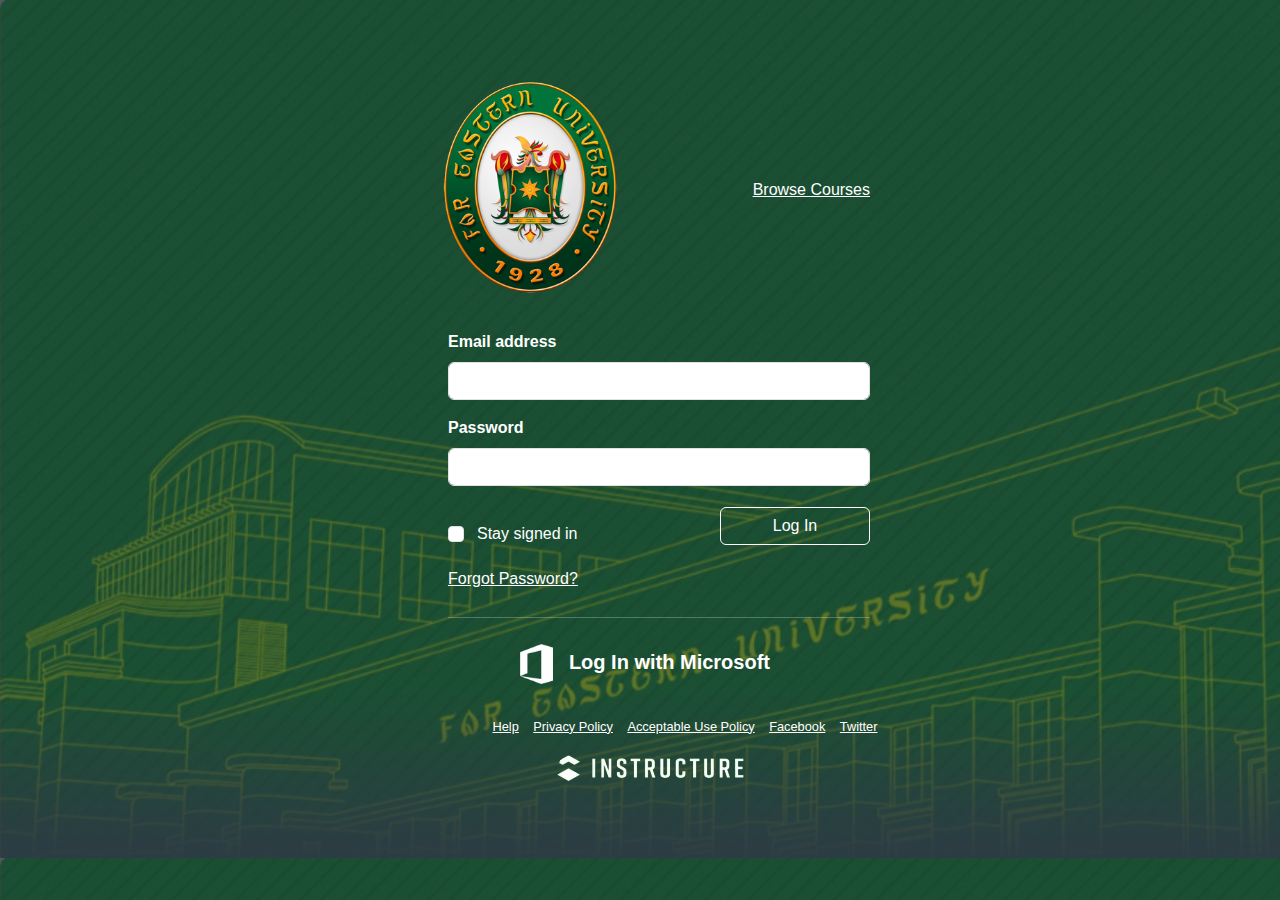
<file: SA4/index.html>
<!DOCTYPE html>
<html lang="en">
  <head>
    <meta charset="UTF-8" />
    <meta name="viewport" content="width=device-width, initial-scale=1.0" />
    <link
      href="https://cdn.jsdelivr.net/npm/bootstrap@5.3.3/dist/css/bootstrap.min.css"
      rel="stylesheet"
      integrity="sha384-QWTKZyjpPEjISv5WaRU9OFeRpok6YctnYmDr5pNlyT2bRjXh0JMhjY6hW+ALEwIH"
      crossorigin="anonymous"
    />
<link rel="stylesheet" href="styles.css">
<script src="app.js"></script>
    <title>Document</title>
  </head>
  <body>
    <div class="container login-container">
      <div class="row">
        
        <div class="col col-md-6 ">
          <img src="assets/feulogo.png" alt="logo" class="logo" /></div>
          <div class="col col-md-6 text-md-end sidelink">
          <a href="">Browse Courses</a>
        </div>
<div class="full-form">
        <form>
          <div class="mb-3">
            <label for="exampleInputEmail1" class="form-label">Email address</label>
            <input type="email" class="form-control" id="email" aria-describedby="emailHelp">
            <span class="text-danger" id="email-error"></span>
            
          </div>
          <div class="col col-md-12 mb-3">
            <label for="exampleInputPassword1" class="form-label">Password</label>
            <input type="password" class="form-control" id="password">
            <span class="text-danger" id="password-error"></span>
          </div>
          <div class="d-flex justify-content-between align-items-center mb-3">
            <div class="form-check">
              <input type="checkbox" class="form-check-input" id="exampleCheck1">
              <label class="form-check-label" for="exampleCheck1">Stay signed in</label>
            </div>
            <button type="submit" class="btn btn-primary loginbtn">Log In</button>
          </div>
          <div class="text-start">
            <a href="#" class="forgot-password">Forgot Password?</a>
          </div>
      </div>
    </form>
    <div class="divider"> <hr></div>
   
    <div class=" col col-md-12 option">
      <a href=""> <img src="assets/Microsoft.png" alt="Microsoft" class="ms"> Log In with Microsoft</a>
    </div>

    <div class="footer-container">
          <div class="footer-links">
            <a href="">Help</a>
            <a href="">Privacy Policy</a>
            <a href="">Acceptable Use Policy</a>
            <a href="">Facebook</a>
            <a href="">Twitter</a>
          </div>
          <div class=" inst">
          <a href=""><img src="assets/instructure.png" alt="instructure"></a>
        </div>
        </div>
      </div>
    </div>
    <script
      src="https://cdn.jsdelivr.net/npm/bootstrap@5.3.3/dist/js/bootstrap.bundle.min.js"
      integrity="sha384-YvpcrYf0tY3lHB60NNkmXc5s9fDVZLESaAA55NDzOxhy9GkcIdslK1eN7N6jIeHz"
      crossorigin="anonymous"
    ></script>
  </body>
</html>
</file>
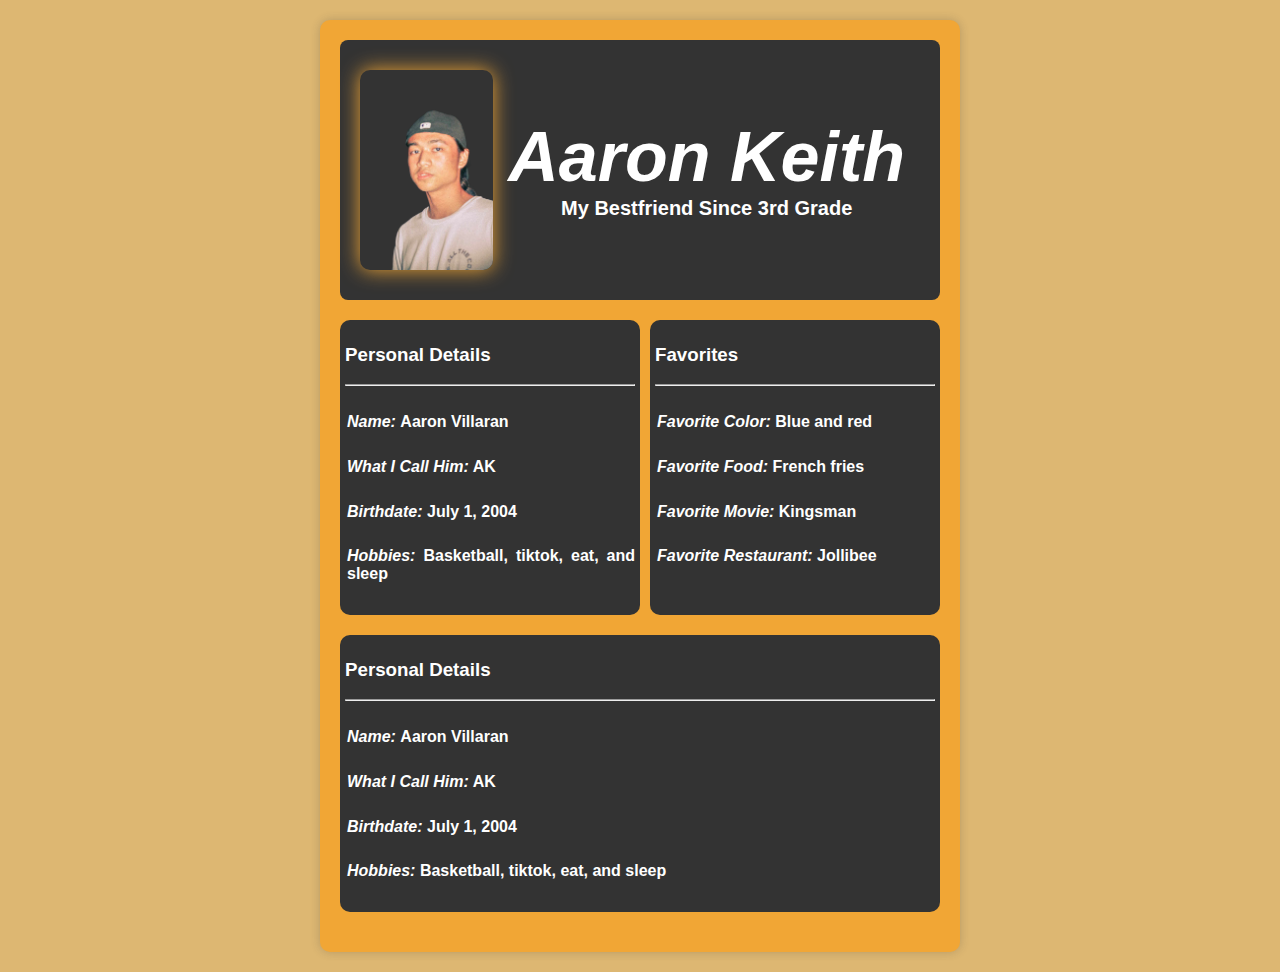
<file: F5/aaron_inline.html>
<!DOCTYPE html>
<html lang="en">
  <head>
    <meta charset="UTF-8" />
    <meta name="viewport" content="width=device-width, initial-scale=1.0" />
    <title>My Athletic Brother</title>
  </head>
  <body style="background-color: rgb(221, 183, 114); font-family: Arial, sans-serif; color: #ffffff; text-align: justify;">

    <div style=" background-color: #f1a635; box-shadow: 0 0 10px rgba(61, 60, 60, 0.247); max-width: 600px; margin: 20px auto; padding: 20px; justify-content: center;border-radius: 10px;">

        <div style="padding: 20px; background-color: #333; border-radius: 8px; display: flex;"><img src="assets/ak.png" style="height: 200px; box-shadow: 0 0 20px #f1a635; border-radius: 10px; margin: 10px 0 10px; "> 
            <div style="flex: 1 1 200px; margin: 10px 0px; text-align: center;">
              <H1 style="font: 700; font-size: 70px; margin: 0to; font-style: oblique;">Aaron Keith
             <span style=" font-style: normal; font-size:20px; display: block; margin: auto;">My Bestfriend Since 3rd Grade</span></H1>
            </div>
        </div>

        <div style="display: flex; flex-wrap: wrap;">
            <div style="flex:1;">
            <div style="margin: 20px 0px 20px 0px ; background-color: #333; border-radius: 10px; padding: 5px;">
                <h3>Personal Details</h3>
                <hr>
                <h5 style="margin-left: 2px; font-size: 1rem; font-style: italic;">Name: <span style="font-style: normal;"> Aaron Villaran</span></h5>
                <h5 style="margin-left: 2px; font-size: 1rem; font-style: italic;">What I Call Him:<span style="font-style: normal;"> AK</span> </h5>
                <h5 style="margin-left: 2px; font-size: 1rem; font-style: italic;"> Birthdate:<span style="font-style: normal;"> July 1, 2004</span> </h5>
                <h5 style="margin-left: 2px; font-size: 1rem; font-style: italic;">Hobbies: <span style="font-style: normal;"> Basketball, tiktok, eat, and sleep</span></h5>
            </div>
</div>
            <div style="flex:1;">
                <div style="margin: 20px 0px 20px 10px; background-color: #333; border-radius: 10px;  padding: 5px 5px 23px 5px;">
                    <h3>Favorites</h3>
                    <hr>
                    <h5 style="margin-left: 2px; font-size: 1rem; font-style: italic;">Favorite Color: <span style="font-style: normal;"> Blue and red
                    </span></h5>
                     <h5 style="margin-left: 2px; font-size: 1rem; font-style: italic;">Favorite Food:<span style="font-style: normal;"> French fries</span> </h5>
                    <h5 style="margin-left: 2px; font-size: 1rem; font-style: italic;"> Favorite Movie:<span style="font-style: normal;"> Kingsman </span> </h5>
                    <h5 style="margin-left: 2px; font-size: 1rem; font-style: italic;">Favorite Restaurant:<span style="font-style: normal; padding-bottom: 20px;"> Jollibee
                    </span></h5>

                </div>
            </div>
            
        </div>

        <div style="margin: 0px 0px 20px 0px ; background-color: #333; border-radius: 10px; padding: 5px;">
            <h3>Personal Details</h3>
            <hr>
            <h5 style="margin-left: 2px; font-size: 1rem; font-style: italic;">Name: <span style="font-style: normal;"> Aaron Villaran</span></h5>
            <h5 style="margin-left: 2px; font-size: 1rem; font-style: italic;">What I Call Him:<span style="font-style: normal;"> AK</span> </h5>
            <h5 style="margin-left: 2px; font-size: 1rem; font-style: italic;"> Birthdate:<span style="font-style: normal;"> July 1, 2004</span> </h5>
            <h5 style="margin-left: 2px; font-size: 1rem; font-style: italic;">Hobbies: <span style="font-style: normal;"> Basketball, tiktok, eat, and sleep</span></h5>
        </div>


    </div>
  </body>
</html>
</file>
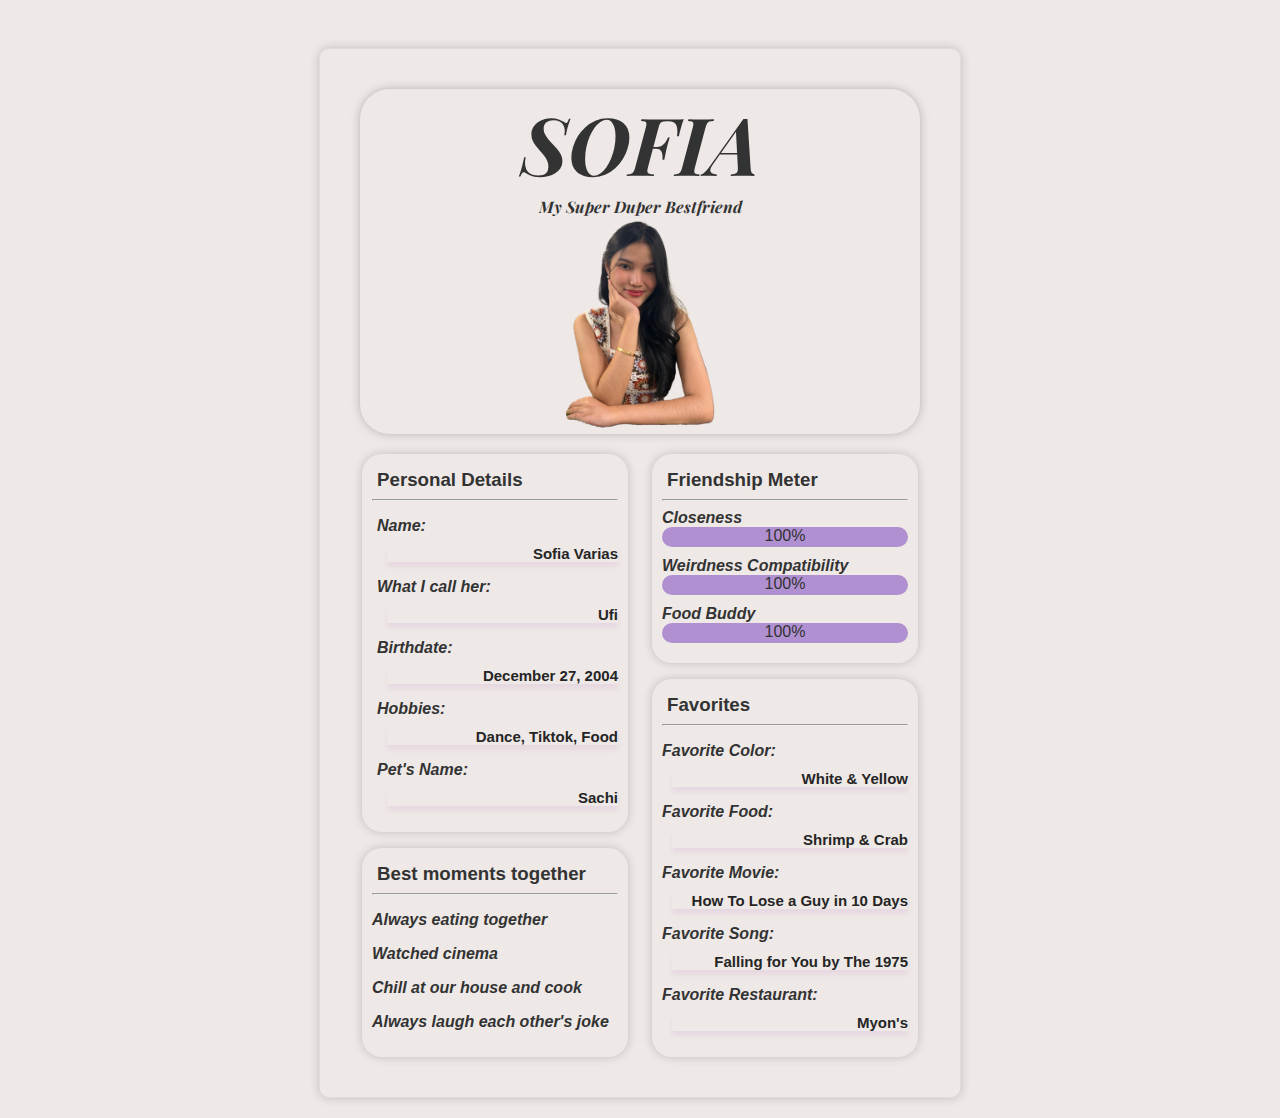
<file: F5/sofia_external.html>
<!DOCTYPE html>
<html lang="en">
  <head>
    <meta charset="UTF-8" />
    <meta name="viewport" content="width=device-width, initial-scale=1.0" />
    <link rel="preconnect" href="https://fonts.googleapis.com">
    <link rel="preconnect" href="https://fonts.gstatic.com" crossorigin>
    <link href="https://fonts.googleapis.com/css2?family=Playfair+Display:ital,wght@0,400..900;1,400..900&display=swap" rel="stylesheet">
    <link
      rel="stylesheet"
      href="assets/bootstrap-5.3.3-dist/css/bootstrap-grid.min.css"
    />
    <link rel="stylesheet" href="assets/external.css" />
    <title>My Closest Friend</title>
  </head>
  <body>

    <div class="container intro mt-5">

      <div class="header-container">
        <h1>SOFIA</h1>
        <h4>My Super Duper Bestfriend</h4>
        <div>
          <img
              src="assets/409950228_898710988273887_2057983434260426558_n.png"
              alt="Sofia"
              class="profile-img">
            </div>
            </div>

            <div class="row">
                <div class="col-md-6">
                    <div class="profile-section mb-3" id="personal">
                      <h3>Personal Details</h3>
                      <hr>
                      <p><strong>Name:</strong> <span>Sofia Varias</span></p>
                      <p><strong>What I call her:</strong><span>Ufi</span></p>
                      <p><strong>Birthdate:</strong><span>December 27, 2004</span></p>
                      <p><strong>Hobbies:</strong> <span>Dance, Tiktok, Food</span></p>
                      <p><strong>Pet's Name:</strong><span>Sachi</span> </p>
                    </div> 
<div class="profile-section">
                      <h3>Best moments together</h3>
                      <hr>
                      <p><strong>Always eating together</strong></p>
                      <p><strong>Watched cinema </strong></p>
                      <p><strong>Chill at our house and cook</strong></p>
                      <p><strong>Always laugh each other's joke</strong></p>
                      
                      </div>
                    
                  </div>

                    <div class="col-md-6">
                      <div class="profile-section mb-3" id="prog-cont">
                        <h3>Friendship Meter</h3>
                        <hr>
                    <p><strong>Closeness</strong></p>
                      <div class="progress-bar bg-primary" role="progressbar" style="width: 100;" aria-valuenow="100" aria-valuemin="0" aria-valuemax="100">100%</div>
                      <p><strong>Weirdness Compatibility</strong></p>
                      <div class="progress-bar bg-primary" role="progressbar" style="width: 100;" aria-valuenow="100" aria-valuemin="0" aria-valuemax="100">100%</div>
                      <p><strong>Food Buddy</strong></p>
                      <div class="progress-bar bg-primary" role="progressbar" style="width: 100;" aria-valuenow="100" aria-valuemin="0" aria-valuemax="100">100%</div>
                  </div> 
                  <div class="profile-section">
                      <h3>Favorites</h3>
                      <hr>
                      <p><strong>Favorite Color:</strong> <span>White & Yellow</span></p>
                      <p><strong>Favorite Food:</strong><span>Shrimp & Crab</span></p>
                      <p><strong>Favorite Movie:</strong><span>How To Lose a Guy in 10 Days</span></p>
                      <p><strong>Favorite Song:</strong> <span>Falling for You by The 1975</span></p>
                      <p><strong>Favorite Restaurant:</strong><span>Myon's</span> </p>
                    </div>

                    </div>
                </div>

                 

                  
                   
                  
              
                    
                  </div>
            </div>
        
      
    
  </body>
</html>
</file>
<file: F3/external_registration.css>
* {
    font-family: Arial, Helvetica, sans-serif;
}

body{
    display: flex;
    justify-content: center;
    align-items: center;
    font-size: 20px;
}

.form-container {
    margin: auto;
    width: 40%;
    height: auto;
    border: 2px transparent;
    border-radius: 8px;
    box-shadow: 0 4px 8px rgba(0, 0, 0, 0.1);
    padding: 15px
}



h1 {
    color: #4766f0;
    margin-bottom: 1rem;
    text-align: center;
    font-weight:700;
  }

.form-control{
    margin-bottom: 10px;
    margin-right: 10px;
    
}

.flex-container{
    display: flex;
}

.form-control label {
    display: block;
    font-weight: 700;
    margin-bottom: 0.5rem;
  }


input[type="text"], 
input[type="tel"], 
input[type="number"], 
input[type="date"]{
    border: 2px solid;
    border-radius: 5px;
    padding: 10px;
    
}

::placeholder{
    font-size: 20px;
}



button[type="submit"]{
    border: none;
    border-radius: 5px;
    padding: 10px;
    font-size: 20px;

    color: white;
    cursor: pointer;
    background-color: rgb(111, 102, 238);
}

button[type="submit"]:hover{
    background-color: rgb(9, 226, 82);
}

button[type="button"]{
    border: none;
    border-radius: 5px;
    padding: 10px;
    color: white;
    font-size: 20px;
    cursor: pointer;
    background-color: rgb(111, 102, 238);
}



button[type="button"]:hover{
    background-color: rgb(226, 9, 9);
}
</file>
<file: F5/assets/styles.css>
body{
    font-family: Arial, sans-serif;
    background-color: #ebe1e1;
    color: #0a0a0a;
    text-align: justify;
}

header{
  background-color: rgb(255, 255, 255) ;
  margin-bottom: 20PX;
  padding-left: 30px;
}
</file>
<file: SA2/assets/styles.css>
body {
  font-family: Arial, sans-serif;
  background-color: #f8f9fa;
  color: #333;
  text-align: justify;
}

.resume {
  background-color: #fff;
  padding: 20px;
  border-radius: 8px;
  box-shadow: 0 0 10px rgba(0, 0, 0, 0.1);
}

.header-container {
  background-color: #b190d1;
  color: #fff;
  padding: 20px;
  border-radius: 8px;
  margin-bottom: 20px;
  display: flex;
  align-items: center;
}

h1 {
  font-size: 3.5rem;
  margin-bottom: 2px;
}

h2 {
  font-size: 1.75rem;
  margin-top: 20px;
  margin-bottom: 5px;
}

h3 {
  font-size: 1.25rem;
  margin-top: 10px;
  margin-bottom: 5px;
}

h4 {
  font-size: 1.6rem;
  color: #2e2b2b;
  justify-content: center;
  margin-top: 0;
}

h5 {
  font-size: 1.25rem;
  margin-top: 20px;
  margin-bottom: 10px;
}

h6 {
  font-size: 1rem;
  font-weight: bold;
  margin-top: 10px;
  margin-bottom: 5px;
}

ul {
  list-style-type: none;
  padding: 0;
}

ul li::before {
  content: "• ";
  color: #007bff;
  font-weight: bold;
}

a {
  color: #007bff;
  text-decoration: none;
}

a:hover {
  text-decoration: underline;
}

.color-bar {
  height: 5px;
  background-color: #007bff;
  margin-top: 10px;
  margin-bottom: 20px;
}

.container {
  margin-top: 20px;
}

.profile-img {
  max-width: 100%;
  height: auto;
  border: 2px transparent;
  border-radius: 50%;
}

.contact-info {
margin-top: 15px;
  margin-left: 10px;
}

.contact-info p {
  margin: 10px;
  font-size: 16px;
  font-weight: 550;
}

.contact-info img {
  display: inline-block;
  vertical-align: middle;
  margin-right: 15px;
}

.section-title {
  border-bottom: 2px solid #b190d1;
  padding-bottom: 5px;
  margin-bottom: 15px;
}

.skill,
.experience,
.education,
.projects {
  margin-bottom: 20px;
}

.skill p {
  font-weight: 600;
}
.progress {
  height: 20px;
}

.progress-bar {
  background-color: #b190d1;
  border-radius: 5px;
}
</file>
<file: SA4/styles.css>
body {
  font-family: Arial, Helvetica, sans-serif;
  margin: 0;
  background: url(assets/background.png);
  background-size: cover;
  align-items: center;
  justify-content: center;
  flex-direction: column;
  
}

.login-container {
  margin: auto;
  padding: 20px;
  max-width: 500px;
  margin-top: 50px;
  margin-bottom: 50px;
}

.sidelink {
  margin-top: auto;
  margin-bottom: auto;
  color: white;
}
.logo {
  width: 180px;
  margin-left: 30px;
}

a {
  color: white;
}

.login-form {
  background: rgba(255, 255, 255, 0.8);
  padding: 20px;
  border-radius: 10px;
  box-shadow: 0 0 10px rgba(0, 0, 0, 0.1);
}

.forgot-password {
  display: block;
  margin: 10px 0;
  text-align: right;
}

hr {
  border-top: 1px solid rgb(255, 255, 255);
}
.divider {
  padding-left: 50px;
}

.option {
  display: grid;
  place-items: center;
}

.option a {
  font-family: Arial, Helvetica, sans-serif;
  text-decoration: none;
  color: white;
  font-size: 20px;
  font-weight: 700;
}

.option img {
  height: 40px;
  width: auto;
  margin: 10px;
}

.form-label {
  color: white;
  font-weight: 700;
}

.is-invalid {
  border-color: 2px solid red;
}

.full-form {
  margin-top: 20px;
  padding-left: 50px;
}

.form-check {
  margin-top: 20px;
  margin-bottom: 5px;
}

.form-check-label {
  padding-right: 10px;
  padding-left: 5px;
  color: white;
}

.loginbtn {
  background-color: transparent;
  border-color: white;
  color: white;
  width: 150px;
}

.footer-links {
  margin-bottom: 10px;
  place-items: center;
  padding-left: 10px;
}

.instructure {
  display: grid;
  place-items: center;
}

.footer-links a {
  margin: 5px;
  font-size: 0.8rem;
  place-items: center;
  color: white;
}

.inst {
  margin-right: 60px;
  display: grid;
  place-items: center;
}

.forgot-password {
  margin-top: 10px;
  text-align: start;
  color: white;
}

.footer-container {
  margin-left: 40px;
  margin-top: 20px;
  place-items: center;
}
</file>
<file: F5/assets/external.css>
body {
    font-family: Arial, sans-serif;
    background-color: rgba(238, 233, 231, 100%);
    color: #333;
    text-align: justify;
  }

.intro{
    background-color: rgba(238, 233, 231, 100%);
    box-shadow: 0 0 10px rgba(61, 60, 60, 0.247);
    max-width: 600px;
    margin: 20px auto;
    padding: 20px;
    border: 1px solid #ddd;
    border-radius: 10px;
}

.header-container {
  font-family: "Playfair Display", serif;
  font-optical-sizing: auto;
  font-weight: 700;
  font-style: italic;
  padding: 0px 20px 0px 20px ;
  /* border: 1px solid #313030; */
  box-shadow: 0 0 10px rgba(87, 85, 85, 0.363);
  border-radius: 30px;
  align-items: center;
  text-align: center;
  margin: 20px;
}

.profile-img{
    width: 160px;
    height: auto;
    padding-bottom: 0px;
    margin: 0%;
}

.profile-img:hover{
content: url(hover.png);
width: 160px;
height: auto;
}

.header-container h1{
    font-size: 5rem;
    margin: 0%;

}

.header-container h4{
  margin: 0%;
}

.profile-section{
  /* border: 1px solid #313030; */
  box-shadow: 0 0 10px rgba(61, 60, 60, 0.247);
  border-radius: 20px;
  padding: 10px;
}

.profile-section h3{
  margin: 5px;
}

/* .profile-section p{
  margin: auto;
} */

#personal p{
  margin-left: 5px;
}

strong{
  font-style: italic;
  font-weight: 600;
  
}

span{
  margin-top: 10px;
  margin-left: 10px;
  box-shadow: 0 5px 5px rgba(168, 64, 172, 0.096);
  font-size: 15px;
  font-weight: 600;
  color: #252525;
  display: block;
  text-align: right;
}

#prog-cont p{
  margin: auto;
}

.row{
  margin-left: 10px;
  margin-right: 10px;
}

.col-md-6{
  margin-bottom: 20px;
}

.progress-bar{
  background-color: #b190d1;
  border-radius: 30px;
  text-align: center;
  margin-bottom: 10px;
  height: 20px;

 
}
</file>
